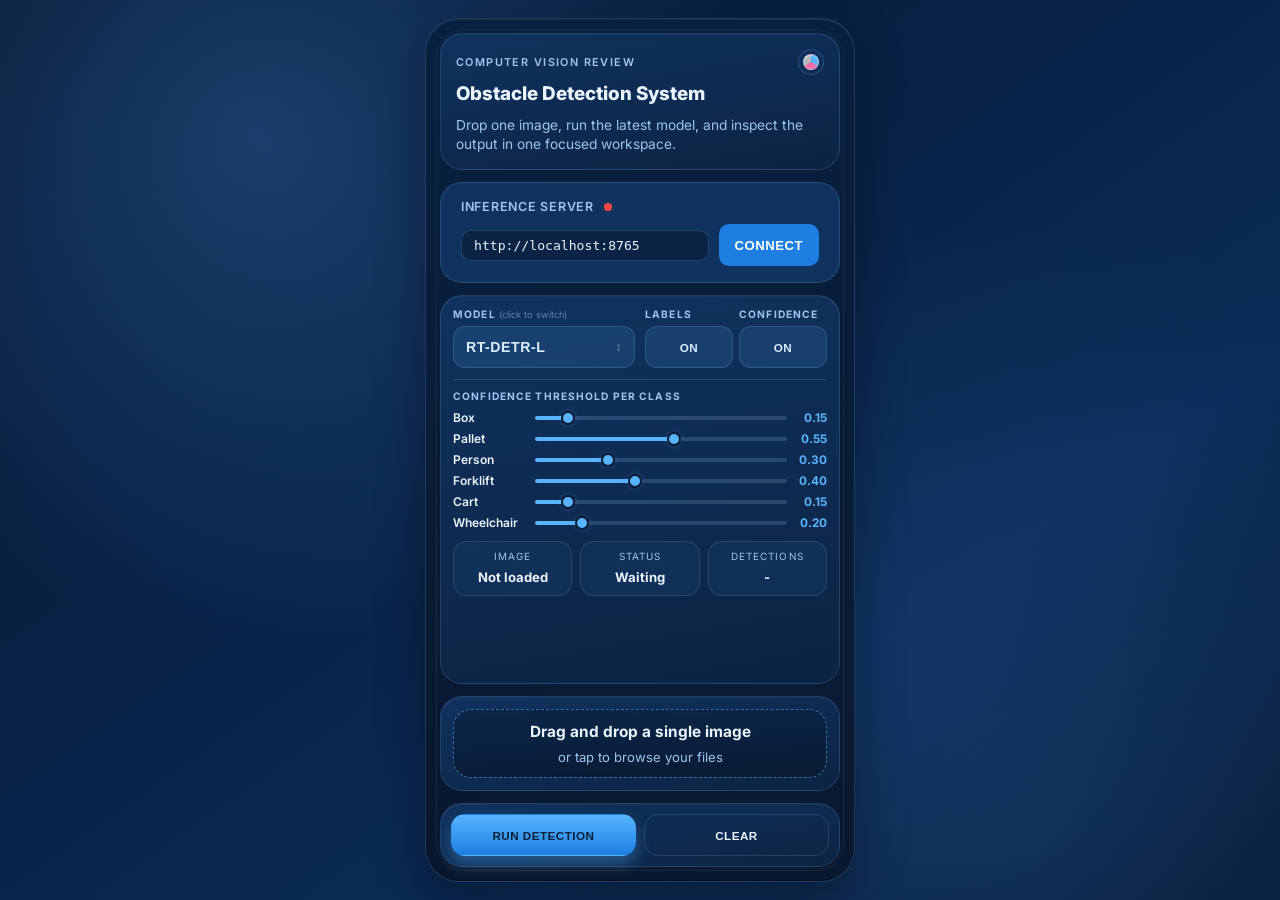
<file: docs/index.html>
<!doctype html>
<html lang="en">
<head>
  <meta charset="UTF-8">
  <meta name="viewport" content="width=device-width, initial-scale=1.0">
  <title>CV Single Image Review</title>
  <link rel="preconnect" href="https://fonts.googleapis.com">
  <link rel="preconnect" href="https://fonts.gstatic.com" crossorigin>
  <link href="https://fonts.googleapis.com/css2?family=Inter:wght@400;500;600;700;800&display=swap" rel="stylesheet">
  <link rel="stylesheet" href="styles.css?v=20260511b" />
  <style>
    .server-config-card {
      background: var(--surface-1);
      border: 1px solid var(--soft-accent-border);
      border-radius: var(--panel-radius);
      padding: 16px 20px;
    }
    .server-config-row {
      display: flex;
      align-items: center;
      gap: 10px;
      flex-wrap: wrap;
    }
    .server-config-label {
      font-size: 0.78rem;
      font-weight: 600;
      color: var(--muted);
      text-transform: uppercase;
      letter-spacing: 0.06em;
      white-space: nowrap;
    }
    .server-url-input {
      flex: 1;
      min-width: 200px;
      background: var(--surface-2);
      border: 1px solid var(--soft-accent-border);
      border-radius: 10px;
      color: var(--text);
      font-family: monospace;
      font-size: 0.82rem;
      padding: 7px 12px;
      outline: none;
    }
    .server-url-input:focus {
      border-color: var(--accent);
    }
    .server-save-btn {
      background: var(--accent-2);
      color: #fff;
      border: none;
      border-radius: 10px;
      padding: 7px 16px;
      font-size: 0.82rem;
      font-weight: 600;
      cursor: pointer;
      white-space: nowrap;
    }
    .server-save-btn:hover { opacity: 0.85; }
    .server-status-dot {
      width: 8px; height: 8px;
      border-radius: 50%;
      background: #6b7a8d;
      flex-shrink: 0;
    }
    .server-status-dot.online  { background: #3fcf74; }
    .server-status-dot.offline { background: #f04444; }
    .server-hint {
      font-size: 0.72rem;
      color: var(--muted);
      margin-top: 6px;
    }
  </style>
</head>
<body data-theme="blue">
  <div class="page-shell">
    <main class="app-frame" aria-label="Obstacle Detection System UI">
      <section class="header-card panel">
        <div class="mini-row">
          <p class="mini-label">Computer Vision Review</p>
          <button id="themeToggle" class="theme-circle-btn" type="button" aria-label="Toggle theme">
            <span class="theme-wheel" aria-hidden="true"></span>
          </button>
        </div>
        <div class="header-row">
          <h1>Obstacle Detection System</h1>
        </div>
        <p class="subtitle">Drop one image, run the latest model, and inspect the output in one focused workspace.</p>
      </section>

      <!-- Server URL configuration -->
      <section class="server-config-card" aria-label="Server configuration">
        <div class="server-config-row">
          <span class="server-config-label">Inference Server</span>
          <div id="serverStatusDot" class="server-status-dot"></div>
          <input id="serverUrlInput" class="server-url-input" type="text" placeholder="http://127.0.0.1:8765" spellcheck="false" autocomplete="off">
          <button id="serverSaveBtn" class="server-save-btn" type="button">Connect</button>
        </div>
      </section>

      <section class="controls-card panel" aria-label="Detection controls">
        <div class="controls-grid">
          <div class="field">
            <span class="field-label">Model <span class="field-label-hint">(click to switch)</span></span>
            <button id="modelToggle" class="model-toggle-btn" type="button" data-model-key="rtdetr">RT-DETR-L</button>
          </div>

          <div class="field toggle-row">
            <label class="field toggle-field">
              <span class="field-label">Labels</span>
              <button id="labelsToggle" class="toggle-btn" type="button" aria-pressed="true">ON</button>
            </label>
            <label class="field toggle-field">
              <span class="field-label">Confidence</span>
              <button id="confidenceToggle" class="toggle-btn" type="button" aria-pressed="true">ON</button>
            </label>
          </div>
        </div>

        <div class="conf-section">
          <p class="conf-section-label">Confidence threshold per class</p>
          <div class="conf-grid">
            <div class="conf-row">
              <span class="conf-class-label">Box</span>
              <input class="conf-slider" id="conf-box" type="range" min="0.05" max="0.95" step="0.05" value="0.15" data-class="box">
              <span class="conf-value" id="val-box">0.15</span>
            </div>
            <div class="conf-row">
              <span class="conf-class-label">Pallet</span>
              <input class="conf-slider" id="conf-pallet" type="range" min="0.05" max="0.95" step="0.05" value="0.55" data-class="pallet">
              <span class="conf-value" id="val-pallet">0.55</span>
            </div>
            <div class="conf-row">
              <span class="conf-class-label">Person</span>
              <input class="conf-slider" id="conf-person" type="range" min="0.05" max="0.95" step="0.05" value="0.30" data-class="person">
              <span class="conf-value" id="val-person">0.30</span>
            </div>
            <div class="conf-row">
              <span class="conf-class-label">Forklift</span>
              <input class="conf-slider" id="conf-forklift" type="range" min="0.05" max="0.95" step="0.05" value="0.40" data-class="forklift">
              <span class="conf-value" id="val-forklift">0.40</span>
            </div>
            <div class="conf-row">
              <span class="conf-class-label">Cart</span>
              <input class="conf-slider" id="conf-cart" type="range" min="0.05" max="0.95" step="0.05" value="0.15" data-class="cart">
              <span class="conf-value" id="val-cart">0.15</span>
            </div>
            <div class="conf-row">
              <span class="conf-class-label">Wheelchair</span>
              <input class="conf-slider" id="conf-wheelchair" type="range" min="0.05" max="0.95" step="0.05" value="0.20" data-class="wheelchair">
              <span class="conf-value" id="val-wheelchair">0.20</span>
            </div>
          </div>
        </div>

        <div class="metrics-row" aria-label="Current status metrics">
          <article class="metric-pill">
            <span class="metric-label">Image</span>
            <strong id="metricImage">Not loaded</strong>
          </article>
          <article class="metric-pill">
            <span class="metric-label">Status</span>
            <strong id="metricStatus">Waiting</strong>
          </article>
          <article class="metric-pill">
            <span class="metric-label">Detections</span>
            <strong id="metricDetections">-</strong>
          </article>
        </div>
      </section>

      <section class="content-card panel" aria-label="Image workspace">
        <div id="dropZone" class="drop-zone" tabindex="0" role="button" aria-label="Drop image or click to choose">
          <div id="emptyState" class="empty-state">
            <p class="drop-title">Drag and drop a single image</p>
            <p class="drop-copy">or tap to browse your files</p>
          </div>
          <img id="previewImage" alt="Selected image preview">
          <div id="overlayInfo" class="overlay-info hidden">Detection overlay will appear here</div>
        </div>
      </section>

      <footer class="footer-bar panel" aria-label="Action buttons">
        <button id="runBtn" class="primary-btn" type="button">Run Detection</button>
        <button id="clearBtn" class="ghost-btn" type="button">Clear</button>
        <input id="imageInput" type="file" accept="image/*" hidden>
      </footer>
    </main>
  </div>

  <script src="theme.js?v=20260511b" defer></script>
  <script src="script.js"></script>
</body>
</html>
</file>
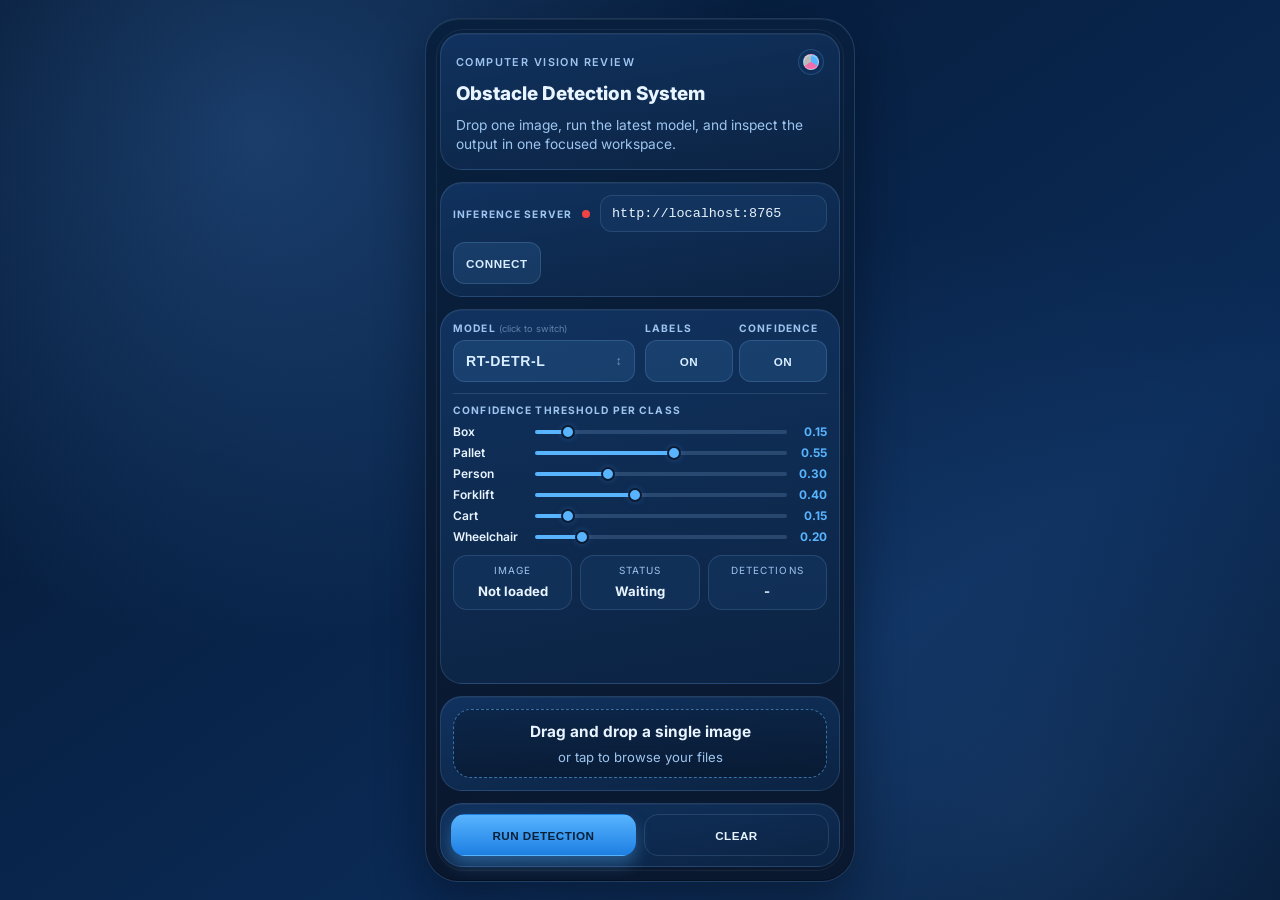
<file: ui_single_image_review/index.html>
<!doctype html>
<html lang="en">
<head>
  <meta charset="UTF-8">
  <meta name="viewport" content="width=device-width, initial-scale=1.0">
  <title>CV Single Image Review</title>
  <link rel="preconnect" href="https://fonts.googleapis.com">
  <link rel="preconnect" href="https://fonts.gstatic.com" crossorigin>
  <link href="https://fonts.googleapis.com/css2?family=Inter:wght@400;500;600;700;800&display=swap" rel="stylesheet">
  <link rel="stylesheet" href="styles.css?v=20260511b" />
</head>
<body data-theme="blue">
  <div class="page-shell">
    <main class="app-frame" aria-label="Obstacle Detection System UI">
      <section class="header-card panel">
        <div class="mini-row">
          <p class="mini-label">Computer Vision Review</p>
          <button id="themeToggle" class="theme-circle-btn" type="button" aria-label="Toggle theme">
            <span class="theme-wheel" aria-hidden="true"></span>
          </button>
        </div>
        <div class="header-row">
          <h1>Obstacle Detection System</h1>
        </div>
        <p class="subtitle">Drop one image, run the latest model, and inspect the output in one focused workspace.</p>
      </section>

      <section class="server-config-card panel" aria-label="Server configuration">
        <div class="server-config-row">
          <span class="server-config-label">Inference Server</span>
          <div id="serverStatusDot" class="server-status-dot" aria-hidden="true"></div>
          <input id="serverUrlInput" class="server-url-input" type="text" placeholder="http://127.0.0.1:8765" spellcheck="false" autocomplete="off">
          <button id="serverSaveBtn" class="server-save-btn" type="button">Connect</button>
        </div>
      </section>

      <section class="controls-card panel" aria-label="Detection controls">
        <div class="controls-grid">
          <div class="field">
            <span class="field-label">Model <span class="field-label-hint">(click to switch)</span></span>
            <button id="modelToggle" class="model-toggle-btn" type="button" data-model-key="rtdetr">RT-DETR-L</button>
          </div>

          <div class="field toggle-row">
            <label class="field toggle-field">
              <span class="field-label">Labels</span>
              <button id="labelsToggle" class="toggle-btn" type="button" aria-pressed="true">ON</button>
            </label>
            <label class="field toggle-field">
              <span class="field-label">Confidence</span>
              <button id="confidenceToggle" class="toggle-btn" type="button" aria-pressed="true">ON</button>
            </label>
          </div>
        </div>

        <div class="conf-section">
          <p class="conf-section-label">Confidence threshold per class</p>
          <div class="conf-grid">
            <div class="conf-row">
              <span class="conf-class-label">Box</span>
              <input class="conf-slider" id="conf-box" type="range" min="0.05" max="0.95" step="0.05" value="0.15" data-class="box">
              <span class="conf-value" id="val-box">0.15</span>
            </div>
            <div class="conf-row">
              <span class="conf-class-label">Pallet</span>
              <input class="conf-slider" id="conf-pallet" type="range" min="0.05" max="0.95" step="0.05" value="0.55" data-class="pallet">
              <span class="conf-value" id="val-pallet">0.55</span>
            </div>
            <div class="conf-row">
              <span class="conf-class-label">Person</span>
              <input class="conf-slider" id="conf-person" type="range" min="0.05" max="0.95" step="0.05" value="0.30" data-class="person">
              <span class="conf-value" id="val-person">0.30</span>
            </div>
            <div class="conf-row">
              <span class="conf-class-label">Forklift</span>
              <input class="conf-slider" id="conf-forklift" type="range" min="0.05" max="0.95" step="0.05" value="0.40" data-class="forklift">
              <span class="conf-value" id="val-forklift">0.40</span>
            </div>
            <div class="conf-row">
              <span class="conf-class-label">Cart</span>
              <input class="conf-slider" id="conf-cart" type="range" min="0.05" max="0.95" step="0.05" value="0.15" data-class="cart">
              <span class="conf-value" id="val-cart">0.15</span>
            </div>
            <div class="conf-row">
              <span class="conf-class-label">Wheelchair</span>
              <input class="conf-slider" id="conf-wheelchair" type="range" min="0.05" max="0.95" step="0.05" value="0.20" data-class="wheelchair">
              <span class="conf-value" id="val-wheelchair">0.20</span>
            </div>
          </div>
        </div>

        <div class="metrics-row" aria-label="Current status metrics">
          <article class="metric-pill">
            <span class="metric-label">Image</span>
            <strong id="metricImage">Not loaded</strong>
          </article>
          <article class="metric-pill">
            <span class="metric-label">Status</span>
            <strong id="metricStatus">Waiting</strong>
          </article>
          <article class="metric-pill">
            <span class="metric-label">Detections</span>
            <strong id="metricDetections">-</strong>
          </article>
        </div>
      </section>

      <section class="content-card panel" aria-label="Image workspace">
        <div id="dropZone" class="drop-zone" tabindex="0" role="button" aria-label="Drop image or click to choose">
          <div id="emptyState" class="empty-state">
            <p class="drop-title">Drag and drop a single image</p>
            <p class="drop-copy">or tap to browse your files</p>
          </div>
          <img id="previewImage" alt="Selected image preview">
          <div id="overlayInfo" class="overlay-info hidden">Detection overlay will appear here</div>
        </div>
      </section>

      <footer class="footer-bar panel" aria-label="Action buttons">
        <button id="runBtn" class="primary-btn" type="button">Run Detection</button>
        <button id="clearBtn" class="ghost-btn" type="button">Clear</button>
        <input id="imageInput" type="file" accept="image/*" hidden>
      </footer>
    </main>
  </div>

  <script src="theme.js?v=20260511b" defer></script>
  <script src="script.js"></script>
</body>
</html>
</file>
<file: docs/styles.css>
:root {
  --bg-1: #04162f;
  --bg-2: #0b2b57;
  --phone-edge: #12386d;
  --panel: #0e2547;
  --panel-soft: #143661;
  --frame-1: rgba(8, 32, 62, 0.98);
  --frame-2: rgba(10, 24, 46, 0.98);
  --surface-1: rgba(17, 51, 96, 0.96);
  --surface-2: rgba(12, 36, 68, 0.96);
  --line: rgba(164, 206, 255, 0.15);
  --text: #e8f4ff;
  --muted: #9ec5ef;
  --accent: #58b4ff;
  --accent-2: #1d7fe2;
  --soft-accent-bg: rgba(88, 180, 255, 0.12);
  --soft-accent-border: rgba(145, 203, 255, 0.18);
  --soft-accent-text: #d8edff;
  --glow: rgba(87, 163, 255, 0.25);
  --frame-border: rgba(122, 183, 255, 0.2);

  --frame-radius: 34px;
  --panel-radius: 22px;
  --pill-radius: 14px;
}

body[data-theme="berry"] {
  --bg-1: #3f0c26;
  --bg-2: #b01c6a;
  --phone-edge: #d24a8f;
  --panel: #6e1642;
  --panel-soft: #8c1d53;
  --frame-1: rgba(96, 18, 57, 0.98);
  --frame-2: rgba(62, 12, 36, 0.98);
  --surface-1: rgba(122, 24, 73, 0.96);
  --surface-2: rgba(85, 17, 51, 0.96);
  --line: rgba(255, 203, 227, 0.18);
  --text: #fff0f8;
  --muted: #f5c7df;
  --accent: #ef6faa;
  --accent-2: #b01c6a;
  --soft-accent-bg: rgba(240, 111, 170, 0.14);
  --soft-accent-border: rgba(255, 206, 229, 0.22);
  --soft-accent-text: #ffe7f2;
  --glow: rgba(176, 28, 106, 0.34);
  --frame-border: rgba(210, 74, 143, 0.28);
}

:root[data-theme="mono"],
body[data-theme="mono"] {
  --bg-1: #e8e8e8;
  --bg-2: #f5f5f5;
  --phone-edge: #bbbbbb;
  --panel: #dddddd;
  --panel-soft: #d0d0d0;
  --frame-1: rgba(220, 220, 220, 0.98);
  --frame-2: rgba(235, 235, 235, 0.98);
  --surface-1: rgba(200, 200, 200, 0.96);
  --surface-2: rgba(215, 215, 215, 0.96);
  --line: rgba(0, 0, 0, 0.12);
  --text: #111111;
  --muted: #444444;
  --accent: #7a7a7a;
  --accent-2: #555555;
  --soft-accent-bg: rgba(0, 0, 0, 0.08);
  --soft-accent-border: rgba(0, 0, 0, 0.18);
  --soft-accent-text: #111111;
  --glow: rgba(0, 0, 0, 0.04);
  --frame-border: rgba(0, 0, 0, 0.14);
  --goal: #ffd54a;
  --start: #ffe97d;
  --last: #d59bff;
  --path: #ff3b30;
  --danger: #f0f0f0;
}

* {
  box-sizing: border-box;
}

html,
body {
  margin: 0;
  min-height: 100%;
  font-family: "Inter", sans-serif;
  color: var(--text);
  background:
    radial-gradient(circle at 20% 15%, var(--glow), transparent 40%),
    radial-gradient(circle at 80% 90%, color-mix(in srgb, var(--glow) 55%, transparent), transparent 45%),
    linear-gradient(145deg, var(--bg-1) 0%, var(--bg-2) 70%, var(--bg-1) 100%);
}

.page-shell {
  min-height: 100vh;
  display: grid;
  place-items: center;
  padding: 18px;
}

.app-frame {
  width: min(430px, 100%);
  min-height: min(920px, 96vh);
  display: grid;
  grid-template-rows: auto auto 1fr auto;
  gap: 12px;
  padding: 14px;
  border-radius: var(--frame-radius);
  border: 1px solid var(--frame-border);
  background:
    linear-gradient(180deg, var(--frame-1), var(--frame-2));
  box-shadow:
    0 20px 48px rgba(2, 8, 20, 0.42),
    inset 0 1px 0 rgba(255, 255, 255, 0.06),
    inset 0 -1px 0 rgba(4, 10, 22, 0.6);
  position: relative;
  overflow: hidden;
}

.app-frame::before {
  content: "";
  position: absolute;
  inset: 10px;
  border-radius: 28px;
  border: 1px solid rgba(255, 255, 255, 0.06);
  pointer-events: none;
}

.panel {
  border-radius: var(--panel-radius);
  border: 1px solid var(--line);
  background: linear-gradient(170deg, var(--surface-1), var(--surface-2));
  box-shadow: inset 0 1px 0 rgba(255, 255, 255, 0.04);
}

.header-card {
  padding: 15px;
}

.mini-row {
  display: flex;
  align-items: center;
  justify-content: space-between;
  margin: 0 0 8px;
}

.mini-label {
  margin: 0;
  font-size: 0.68rem;
  letter-spacing: 0.13em;
  text-transform: uppercase;
  color: var(--muted);
  font-weight: 600;
}

.header-row {
  display: flex;
  align-items: center;
  gap: 10px;
}

.header-row h1 {
  margin: 0;
  font-size: 1.18rem;
  line-height: 1.2;
  font-weight: 800;
}

.subtitle {
  margin: 10px 0 0;
  color: var(--muted);
  font-size: 0.86rem;
  line-height: 1.4;
}

.controls-card {
  padding: 12px;
}

.controls-grid {
  display: grid;
  grid-template-columns: repeat(2, minmax(0, 1fr));
  gap: 10px;
  align-items: end;
}

.toggle-row {
  display: grid;
  grid-template-columns: 1fr 1fr;
  gap: 8px;
}

.field {
  display: grid;
  gap: 6px;
}

.field-label {
  font-size: 0.64rem;
  color: var(--muted);
  letter-spacing: 0.11em;
  text-transform: uppercase;
  font-weight: 700;
}

input,
select {
  width: 100%;
  border-radius: 12px;
  border: 1px solid var(--line);
  background: color-mix(in srgb, var(--panel-soft) 72%, transparent);
  color: var(--text);
  padding: 10px 11px;
  font-size: 0.84rem;
  outline: none;
}

input:focus,
select:focus,
button:focus-visible,
.drop-zone:focus-visible {
  box-shadow: 0 0 0 2px color-mix(in srgb, var(--accent) 45%, transparent);
}

.toggle-field {
  align-content: end;
}

.toggle-btn {
  border: 1px solid var(--soft-accent-border);
  background: var(--soft-accent-bg);
  color: var(--soft-accent-text);
  border-radius: 12px;
  padding: 10px 12px;
  font-weight: 700;
  letter-spacing: 0.05em;
}

.model-toggle-btn {
  width: 100%;
  border: 1px solid var(--soft-accent-border);
  background: var(--soft-accent-bg);
  color: var(--soft-accent-text);
  border-radius: 12px;
  padding: 10px 12px;
  font-weight: 700;
  font-size: 0.88rem;
  letter-spacing: 0.04em;
  text-align: left;
  cursor: pointer;
  transition: background 150ms ease, filter 150ms ease;
  position: relative;
}

.model-toggle-btn::after {
  content: "↕";
  position: absolute;
  right: 12px;
  top: 50%;
  transform: translateY(-50%);
  font-size: 0.75rem;
  opacity: 0.5;
}

.model-toggle-btn:hover {
  filter: brightness(1.12);
}

.model-toggle-btn[data-model-key="yolo"] {
  border-color: color-mix(in srgb, var(--accent) 40%, var(--soft-accent-border));
  background: color-mix(in srgb, var(--soft-accent-bg) 70%, var(--accent) 10%);
}

.field-label-hint {
  font-size: 0.58rem;
  opacity: 0.55;
  text-transform: none;
  letter-spacing: 0;
  font-weight: 400;
}

.conf-section {
  margin-top: 11px;
  border-top: 1px solid var(--line);
  padding-top: 10px;
}

.conf-section-label {
  margin: 0 0 8px;
  font-size: 0.64rem;
  color: var(--muted);
  letter-spacing: 0.11em;
  text-transform: uppercase;
  font-weight: 700;
}

.conf-grid {
  display: grid;
  gap: 6px;
}

.conf-row {
  display: grid;
  grid-template-columns: 72px 1fr 34px;
  align-items: center;
  gap: 8px;
}

.conf-class-label {
  font-size: 0.75rem;
  color: var(--text);
  font-weight: 600;
  white-space: nowrap;
}

.conf-slider {
  -webkit-appearance: none;
  appearance: none;
  width: 100%;
  height: 4px;
  border-radius: 4px;
  border: none;
  padding: 0;
  background: linear-gradient(
    to right,
    var(--accent) 0%,
    var(--accent) var(--pct, 25%),
    rgba(164, 206, 255, 0.18) var(--pct, 25%),
    rgba(164, 206, 255, 0.18) 100%
  );
  cursor: pointer;
  outline: none;
}

.conf-slider::-webkit-slider-thumb {
  -webkit-appearance: none;
  appearance: none;
  width: 14px;
  height: 14px;
  border-radius: 50%;
  background: var(--accent);
  border: 2px solid var(--frame-2);
  box-shadow: 0 0 6px var(--glow);
  cursor: pointer;
}

.conf-slider::-moz-range-thumb {
  width: 14px;
  height: 14px;
  border-radius: 50%;
  background: var(--accent);
  border: 2px solid var(--frame-2);
  cursor: pointer;
}

.conf-value {
  font-size: 0.74rem;
  font-weight: 700;
  color: var(--accent);
  text-align: right;
  min-width: 30px;
}

.metrics-row {
  margin-top: 11px;
  display: grid;
  grid-template-columns: repeat(3, minmax(0, 1fr));
  gap: 8px;
}

.metric-pill {
  border: 1px solid var(--line);
  border-radius: var(--pill-radius);
  padding: 8px 8px 9px;
  background: color-mix(in srgb, var(--panel-soft) 60%, transparent);
  text-align: center;
}

.metric-label {
  display: block;
  font-size: 0.62rem;
  color: var(--muted);
  letter-spacing: 0.11em;
  text-transform: uppercase;
  margin-bottom: 4px;
}

.metric-pill strong {
  font-size: 0.82rem;
}

.content-card {
  padding: 12px;
  min-height: 0;
}

.drop-zone {
  position: relative;
  min-height: 100%;
  border-radius: 18px;
  border: 1px dashed color-mix(in srgb, var(--accent) 45%, var(--line));
  background: linear-gradient(180deg, rgba(9, 27, 52, 0.45), rgba(7, 22, 43, 0.65));
  display: grid;
  place-items: center;
  text-align: center;
  padding: 12px;
  cursor: pointer;
  overflow: hidden;
  transition: transform 140ms ease, filter 140ms ease, border-color 140ms ease;
}

.drop-zone.drag-over {
  transform: translateY(-2px);
  filter: brightness(1.08);
  border-color: var(--accent);
}

.empty-state {
  z-index: 2;
}

.drop-title {
  margin: 0;
  font-weight: 700;
  font-size: 0.96rem;
}

.drop-copy {
  margin: 8px 0 0;
  color: var(--muted);
  font-size: 0.82rem;
}

#previewImage {
  display: none;
  width: 100%;
  height: 100%;
  object-fit: contain;
  border-radius: 12px;
  background: rgba(4, 12, 25, 0.55);
}

.overlay-info {
  position: absolute;
  left: 10px;
  right: 10px;
  bottom: 10px;
  border-radius: 12px;
  border: 1px solid var(--soft-accent-border);
  background: var(--soft-accent-bg);
  color: var(--soft-accent-text);
  padding: 8px 10px;
  font-size: 0.78rem;
  text-align: left;
}

.hidden {
  display: none;
}

.footer-bar {
  display: grid;
  grid-template-columns: repeat(2, minmax(0, 1fr));
  gap: 8px;
  padding: 10px;
}

button {
  border: 1px solid transparent;
  border-radius: 14px;
  min-height: 42px;
  padding: 10px 8px;
  font-size: 0.73rem;
  font-weight: 800;
  letter-spacing: 0.04em;
  text-transform: uppercase;
  cursor: pointer;
  transition: transform 130ms ease, filter 130ms ease;
}

button:hover {
  transform: translateY(-1px);
  filter: brightness(1.05);
}

.primary-btn {
  color: #092038;
  background: linear-gradient(180deg, var(--accent), var(--accent-2));
  box-shadow: 0 8px 16px color-mix(in srgb, var(--accent) 35%, transparent);
}

.secondary-btn {
  color: var(--soft-accent-text);
  background: var(--soft-accent-bg);
  border-color: var(--soft-accent-border);
}

.ghost-btn {
  color: var(--text);
  background: transparent;
  border-color: var(--line);
}

.theme-circle-btn {
  width: 26px;
  min-height: 26px;
  height: 26px;
  padding: 0;
  border-radius: 50%;
  border: 1px solid var(--frame-border);
  background: color-mix(in srgb, var(--surface-1) 72%, transparent);
  display: grid;
  place-items: center;
  flex-shrink: 0;
  cursor: pointer;
  transition: transform 130ms ease, filter 130ms ease, background 200ms ease;
}

.theme-wheel {
  display: block;
  width: 16px;
  height: 16px;
  border-radius: 50%;
  border: 1px solid rgba(255, 255, 255, 0.35);
  background: conic-gradient(
    #58b4ff 0deg 120deg,
    #ef6faa 120deg 240deg,
    #b9b9b9 240deg 360deg
  );
  box-shadow:
    inset 0 1px 1px rgba(255, 255, 255, 0.28),
    0 1px 2px rgba(0, 0, 0, 0.18);
  transition: transform 350ms ease;
}

body[data-theme="blue"] .theme-wheel {
  transform: rotate(0deg);
}

body[data-theme="berry"] .theme-wheel {
  transform: rotate(120deg);
}

body[data-theme="mono"] .theme-wheel {
  transform: rotate(240deg);
}

.theme-circle-btn:hover {
  filter: brightness(1.12);
  transform: translateY(-1px);
}

@media (max-width: 480px) {
  .page-shell {
    padding: 0;
  }

  .app-frame {
    width: 100%;
    min-height: 100vh;
    border-radius: 0;
    border-left: 0;
    border-right: 0;
  }

  .controls-grid,
  .metrics-row,
  .footer-bar {
    grid-template-columns: 1fr;
  }
}
</file>
<file: ui_single_image_review/styles.css>
:root {
  --bg-1: #04162f;
  --bg-2: #0b2b57;
  --phone-edge: #12386d;
  --panel: #0e2547;
  --panel-soft: #143661;
  --frame-1: rgba(8, 32, 62, 0.98);
  --frame-2: rgba(10, 24, 46, 0.98);
  --surface-1: rgba(17, 51, 96, 0.96);
  --surface-2: rgba(12, 36, 68, 0.96);
  --line: rgba(164, 206, 255, 0.15);
  --text: #e8f4ff;
  --muted: #9ec5ef;
  --accent: #58b4ff;
  --accent-2: #1d7fe2;
  --soft-accent-bg: rgba(88, 180, 255, 0.12);
  --soft-accent-border: rgba(145, 203, 255, 0.18);
  --soft-accent-text: #d8edff;
  --glow: rgba(87, 163, 255, 0.25);
  --frame-border: rgba(122, 183, 255, 0.2);

  --frame-radius: 34px;
  --panel-radius: 22px;
  --pill-radius: 14px;
}

body[data-theme="berry"] {
  --bg-1: #3f0c26;
  --bg-2: #b01c6a;
  --phone-edge: #d24a8f;
  --panel: #6e1642;
  --panel-soft: #8c1d53;
  --frame-1: rgba(96, 18, 57, 0.98);
  --frame-2: rgba(62, 12, 36, 0.98);
  --surface-1: rgba(122, 24, 73, 0.96);
  --surface-2: rgba(85, 17, 51, 0.96);
  --line: rgba(255, 203, 227, 0.18);
  --text: #fff0f8;
  --muted: #f5c7df;
  --accent: #ef6faa;
  --accent-2: #b01c6a;
  --soft-accent-bg: rgba(240, 111, 170, 0.14);
  --soft-accent-border: rgba(255, 206, 229, 0.22);
  --soft-accent-text: #ffe7f2;
  --glow: rgba(176, 28, 106, 0.34);
  --frame-border: rgba(210, 74, 143, 0.28);
}

:root[data-theme="mono"],
body[data-theme="mono"] {
  --bg-1: #e8e8e8;
  --bg-2: #f5f5f5;
  --phone-edge: #bbbbbb;
  --panel: #dddddd;
  --panel-soft: #d0d0d0;
  --frame-1: rgba(220, 220, 220, 0.98);
  --frame-2: rgba(235, 235, 235, 0.98);
  --surface-1: rgba(200, 200, 200, 0.96);
  --surface-2: rgba(215, 215, 215, 0.96);
  --line: rgba(0, 0, 0, 0.12);
  --text: #111111;
  --muted: #444444;
  --accent: #7a7a7a;
  --accent-2: #555555;
  --soft-accent-bg: rgba(0, 0, 0, 0.08);
  --soft-accent-border: rgba(0, 0, 0, 0.18);
  --soft-accent-text: #111111;
  --glow: rgba(0, 0, 0, 0.04);
  --frame-border: rgba(0, 0, 0, 0.14);
  --goal: #ffd54a;
  --start: #ffe97d;
  --last: #d59bff;
  --path: #ff3b30;
  --danger: #f0f0f0;
}

* {
  box-sizing: border-box;
}

html,
body {
  margin: 0;
  min-height: 100%;
  font-family: "Inter", sans-serif;
  color: var(--text);
  background:
    radial-gradient(circle at 20% 15%, var(--glow), transparent 40%),
    radial-gradient(circle at 80% 90%, color-mix(in srgb, var(--glow) 55%, transparent), transparent 45%),
    linear-gradient(145deg, var(--bg-1) 0%, var(--bg-2) 70%, var(--bg-1) 100%);
}

.page-shell {
  min-height: 100vh;
  display: grid;
  place-items: center;
  padding: 18px;
}

.app-frame {
  width: min(430px, 100%);
  min-height: min(920px, 96vh);
  display: grid;
  grid-template-rows: auto auto 1fr auto;
  gap: 12px;
  padding: 14px;
  border-radius: var(--frame-radius);
  border: 1px solid var(--frame-border);
  background:
    linear-gradient(180deg, var(--frame-1), var(--frame-2));
  box-shadow:
    0 20px 48px rgba(2, 8, 20, 0.42),
    inset 0 1px 0 rgba(255, 255, 255, 0.06),
    inset 0 -1px 0 rgba(4, 10, 22, 0.6);
  position: relative;
  overflow: hidden;
}

.app-frame::before {
  content: "";
  position: absolute;
  inset: 10px;
  border-radius: 28px;
  border: 1px solid rgba(255, 255, 255, 0.06);
  pointer-events: none;
}

.panel {
  border-radius: var(--panel-radius);
  border: 1px solid var(--line);
  background: linear-gradient(170deg, var(--surface-1), var(--surface-2));
  box-shadow: inset 0 1px 0 rgba(255, 255, 255, 0.04);
}

.header-card {
  padding: 15px;
}

.mini-row {
  display: flex;
  align-items: center;
  justify-content: space-between;
  margin: 0 0 8px;
}

.mini-label {
  margin: 0;
  font-size: 0.68rem;
  letter-spacing: 0.13em;
  text-transform: uppercase;
  color: var(--muted);
  font-weight: 600;
}

.header-row {
  display: flex;
  align-items: center;
  gap: 10px;
}

.header-row h1 {
  margin: 0;
  font-size: 1.18rem;
  line-height: 1.2;
  font-weight: 800;
}

.subtitle {
  margin: 10px 0 0;
  color: var(--muted);
  font-size: 0.86rem;
  line-height: 1.4;
}

.controls-card {
  padding: 12px;
}

.server-config-card {
  padding: 12px;
}

.server-config-row {
  display: flex;
  align-items: center;
  gap: 10px;
  flex-wrap: wrap;
}

.server-config-label {
  font-size: 0.64rem;
  color: var(--muted);
  letter-spacing: 0.11em;
  text-transform: uppercase;
  font-weight: 700;
  white-space: nowrap;
}

.server-status-dot {
  width: 8px;
  height: 8px;
  border-radius: 50%;
  background: #6b7a8d;
  flex-shrink: 0;
}

.server-status-dot.online {
  background: #3fcf74;
}

.server-status-dot.offline {
  background: #f04444;
}

.server-url-input {
  flex: 1;
  min-width: 200px;
  font-family: Consolas, "Courier New", monospace;
}

.server-save-btn {
  border: 1px solid var(--soft-accent-border);
  background: var(--soft-accent-bg);
  color: var(--soft-accent-text);
  border-radius: 12px;
  padding: 10px 12px;
  font-weight: 700;
  letter-spacing: 0.05em;
  cursor: pointer;
}

.server-save-btn:hover {
  filter: brightness(1.12);
}

.controls-grid {
  display: grid;
  grid-template-columns: repeat(2, minmax(0, 1fr));
  gap: 10px;
  align-items: end;
}

.toggle-row {
  display: grid;
  grid-template-columns: 1fr 1fr;
  gap: 8px;
}

.field {
  display: grid;
  gap: 6px;
}

.field-label {
  font-size: 0.64rem;
  color: var(--muted);
  letter-spacing: 0.11em;
  text-transform: uppercase;
  font-weight: 700;
}

input,
select {
  width: 100%;
  border-radius: 12px;
  border: 1px solid var(--line);
  background: color-mix(in srgb, var(--panel-soft) 72%, transparent);
  color: var(--text);
  padding: 10px 11px;
  font-size: 0.84rem;
  outline: none;
}

input:focus,
select:focus,
button:focus-visible,
.drop-zone:focus-visible {
  box-shadow: 0 0 0 2px color-mix(in srgb, var(--accent) 45%, transparent);
}

.toggle-field {
  align-content: end;
}

.toggle-btn {
  border: 1px solid var(--soft-accent-border);
  background: var(--soft-accent-bg);
  color: var(--soft-accent-text);
  border-radius: 12px;
  padding: 10px 12px;
  font-weight: 700;
  letter-spacing: 0.05em;
}

.model-toggle-btn {
  width: 100%;
  border: 1px solid var(--soft-accent-border);
  background: var(--soft-accent-bg);
  color: var(--soft-accent-text);
  border-radius: 12px;
  padding: 10px 12px;
  font-weight: 700;
  font-size: 0.88rem;
  letter-spacing: 0.04em;
  text-align: left;
  cursor: pointer;
  transition: background 150ms ease, filter 150ms ease;
  position: relative;
}

.model-toggle-btn::after {
  content: "↕";
  position: absolute;
  right: 12px;
  top: 50%;
  transform: translateY(-50%);
  font-size: 0.75rem;
  opacity: 0.5;
}

.model-toggle-btn:hover {
  filter: brightness(1.12);
}

.model-toggle-btn[data-model-key="yolo"] {
  border-color: color-mix(in srgb, var(--accent) 40%, var(--soft-accent-border));
  background: color-mix(in srgb, var(--soft-accent-bg) 70%, var(--accent) 10%);
}

.field-label-hint {
  font-size: 0.58rem;
  opacity: 0.55;
  text-transform: none;
  letter-spacing: 0;
  font-weight: 400;
}

.conf-section {
  margin-top: 11px;
  border-top: 1px solid var(--line);
  padding-top: 10px;
}

.conf-section-label {
  margin: 0 0 8px;
  font-size: 0.64rem;
  color: var(--muted);
  letter-spacing: 0.11em;
  text-transform: uppercase;
  font-weight: 700;
}

.conf-grid {
  display: grid;
  gap: 6px;
}

.conf-row {
  display: grid;
  grid-template-columns: 72px 1fr 34px;
  align-items: center;
  gap: 8px;
}

.conf-class-label {
  font-size: 0.75rem;
  color: var(--text);
  font-weight: 600;
  white-space: nowrap;
}

.conf-slider {
  -webkit-appearance: none;
  appearance: none;
  width: 100%;
  height: 4px;
  border-radius: 4px;
  border: none;
  padding: 0;
  background: linear-gradient(
    to right,
    var(--accent) 0%,
    var(--accent) var(--pct, 25%),
    rgba(164, 206, 255, 0.18) var(--pct, 25%),
    rgba(164, 206, 255, 0.18) 100%
  );
  cursor: pointer;
  outline: none;
}

.conf-slider::-webkit-slider-thumb {
  -webkit-appearance: none;
  appearance: none;
  width: 14px;
  height: 14px;
  border-radius: 50%;
  background: var(--accent);
  border: 2px solid var(--frame-2);
  box-shadow: 0 0 6px var(--glow);
  cursor: pointer;
}

.conf-slider::-moz-range-thumb {
  width: 14px;
  height: 14px;
  border-radius: 50%;
  background: var(--accent);
  border: 2px solid var(--frame-2);
  cursor: pointer;
}

.conf-value {
  font-size: 0.74rem;
  font-weight: 700;
  color: var(--accent);
  text-align: right;
  min-width: 30px;
}

.metrics-row {
  margin-top: 11px;
  display: grid;
  grid-template-columns: repeat(3, minmax(0, 1fr));
  gap: 8px;
}

.metric-pill {
  border: 1px solid var(--line);
  border-radius: var(--pill-radius);
  padding: 8px 8px 9px;
  background: color-mix(in srgb, var(--panel-soft) 60%, transparent);
  text-align: center;
}

.metric-label {
  display: block;
  font-size: 0.62rem;
  color: var(--muted);
  letter-spacing: 0.11em;
  text-transform: uppercase;
  margin-bottom: 4px;
}

.metric-pill strong {
  font-size: 0.82rem;
}

.content-card {
  padding: 12px;
  min-height: 0;
}

.drop-zone {
  position: relative;
  min-height: 100%;
  border-radius: 18px;
  border: 1px dashed color-mix(in srgb, var(--accent) 45%, var(--line));
  background: linear-gradient(180deg, rgba(9, 27, 52, 0.45), rgba(7, 22, 43, 0.65));
  display: grid;
  place-items: center;
  text-align: center;
  padding: 12px;
  cursor: pointer;
  overflow: hidden;
  transition: transform 140ms ease, filter 140ms ease, border-color 140ms ease;
}

.drop-zone.drag-over {
  transform: translateY(-2px);
  filter: brightness(1.08);
  border-color: var(--accent);
}

.empty-state {
  z-index: 2;
}

.drop-title {
  margin: 0;
  font-weight: 700;
  font-size: 0.96rem;
}

.drop-copy {
  margin: 8px 0 0;
  color: var(--muted);
  font-size: 0.82rem;
}

#previewImage {
  display: none;
  width: 100%;
  height: 100%;
  object-fit: contain;
  border-radius: 12px;
  background: rgba(4, 12, 25, 0.55);
}

.overlay-info {
  position: absolute;
  left: 10px;
  right: 10px;
  bottom: 10px;
  border-radius: 12px;
  border: 1px solid var(--soft-accent-border);
  background: var(--soft-accent-bg);
  color: var(--soft-accent-text);
  padding: 8px 10px;
  font-size: 0.78rem;
  text-align: left;
}

.hidden {
  display: none;
}

.footer-bar {
  display: grid;
  grid-template-columns: repeat(2, minmax(0, 1fr));
  gap: 8px;
  padding: 10px;
}

button {
  border: 1px solid transparent;
  border-radius: 14px;
  min-height: 42px;
  padding: 10px 8px;
  font-size: 0.73rem;
  font-weight: 800;
  letter-spacing: 0.04em;
  text-transform: uppercase;
  cursor: pointer;
  transition: transform 130ms ease, filter 130ms ease;
}

button:hover {
  transform: translateY(-1px);
  filter: brightness(1.05);
}

.primary-btn {
  color: #092038;
  background: linear-gradient(180deg, var(--accent), var(--accent-2));
  box-shadow: 0 8px 16px color-mix(in srgb, var(--accent) 35%, transparent);
}

.secondary-btn {
  color: var(--soft-accent-text);
  background: var(--soft-accent-bg);
  border-color: var(--soft-accent-border);
}

.ghost-btn {
  color: var(--text);
  background: transparent;
  border-color: var(--line);
}

.theme-circle-btn {
  width: 26px;
  min-height: 26px;
  height: 26px;
  padding: 0;
  border-radius: 50%;
  border: 1px solid var(--frame-border);
  background: color-mix(in srgb, var(--surface-1) 72%, transparent);
  display: grid;
  place-items: center;
  flex-shrink: 0;
  cursor: pointer;
  transition: transform 130ms ease, filter 130ms ease, background 200ms ease;
}

.theme-wheel {
  display: block;
  width: 16px;
  height: 16px;
  border-radius: 50%;
  border: 1px solid rgba(255, 255, 255, 0.35);
  background: conic-gradient(
    #58b4ff 0deg 120deg,
    #ef6faa 120deg 240deg,
    #b9b9b9 240deg 360deg
  );
  box-shadow:
    inset 0 1px 1px rgba(255, 255, 255, 0.28),
    0 1px 2px rgba(0, 0, 0, 0.18);
  transition: transform 350ms ease;
}

body[data-theme="blue"] .theme-wheel {
  transform: rotate(0deg);
}

body[data-theme="berry"] .theme-wheel {
  transform: rotate(120deg);
}

body[data-theme="mono"] .theme-wheel {
  transform: rotate(240deg);
}

.theme-circle-btn:hover {
  filter: brightness(1.12);
  transform: translateY(-1px);
}

@media (max-width: 480px) {
  .page-shell {
    padding: 0;
  }

  .app-frame {
    width: 100%;
    min-height: 100vh;
    border-radius: 0;
    border-left: 0;
    border-right: 0;
  }

  .controls-grid,
  .metrics-row,
  .footer-bar {
    grid-template-columns: 1fr;
  }
}
</file>
